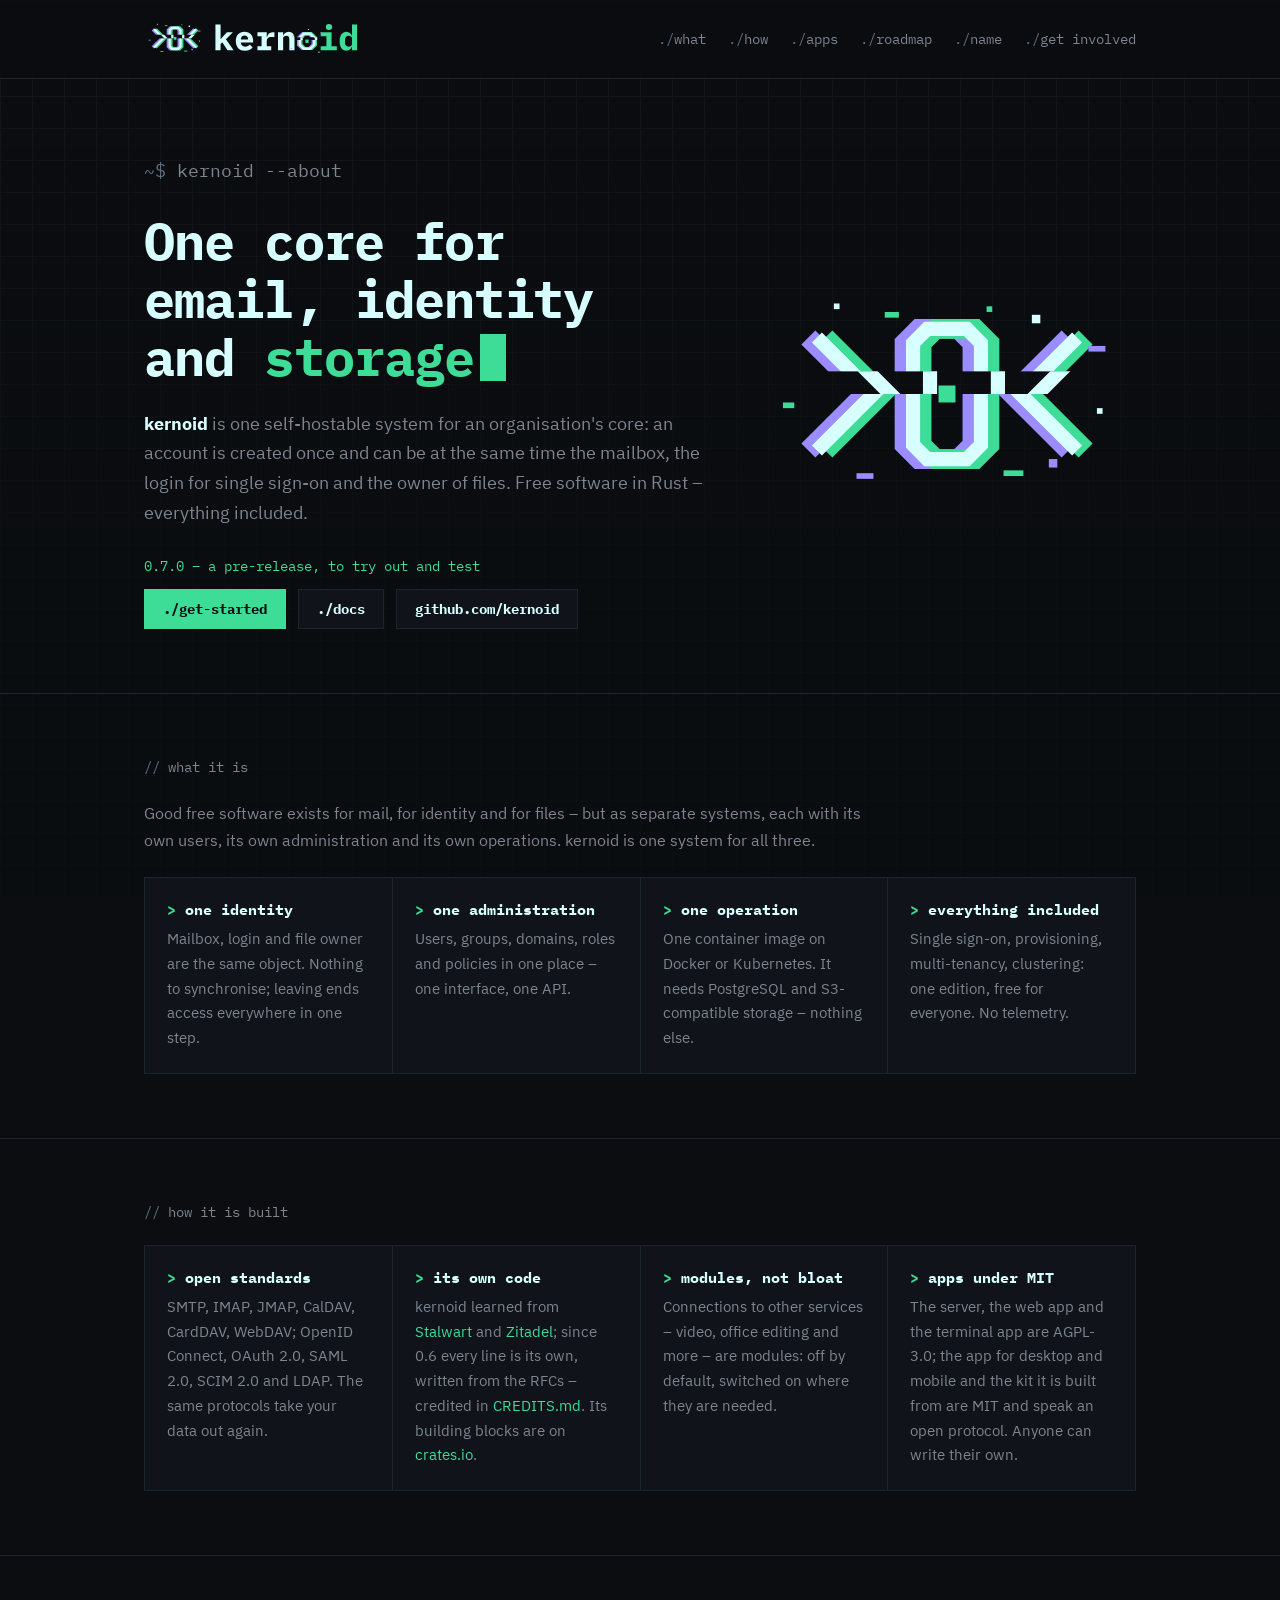
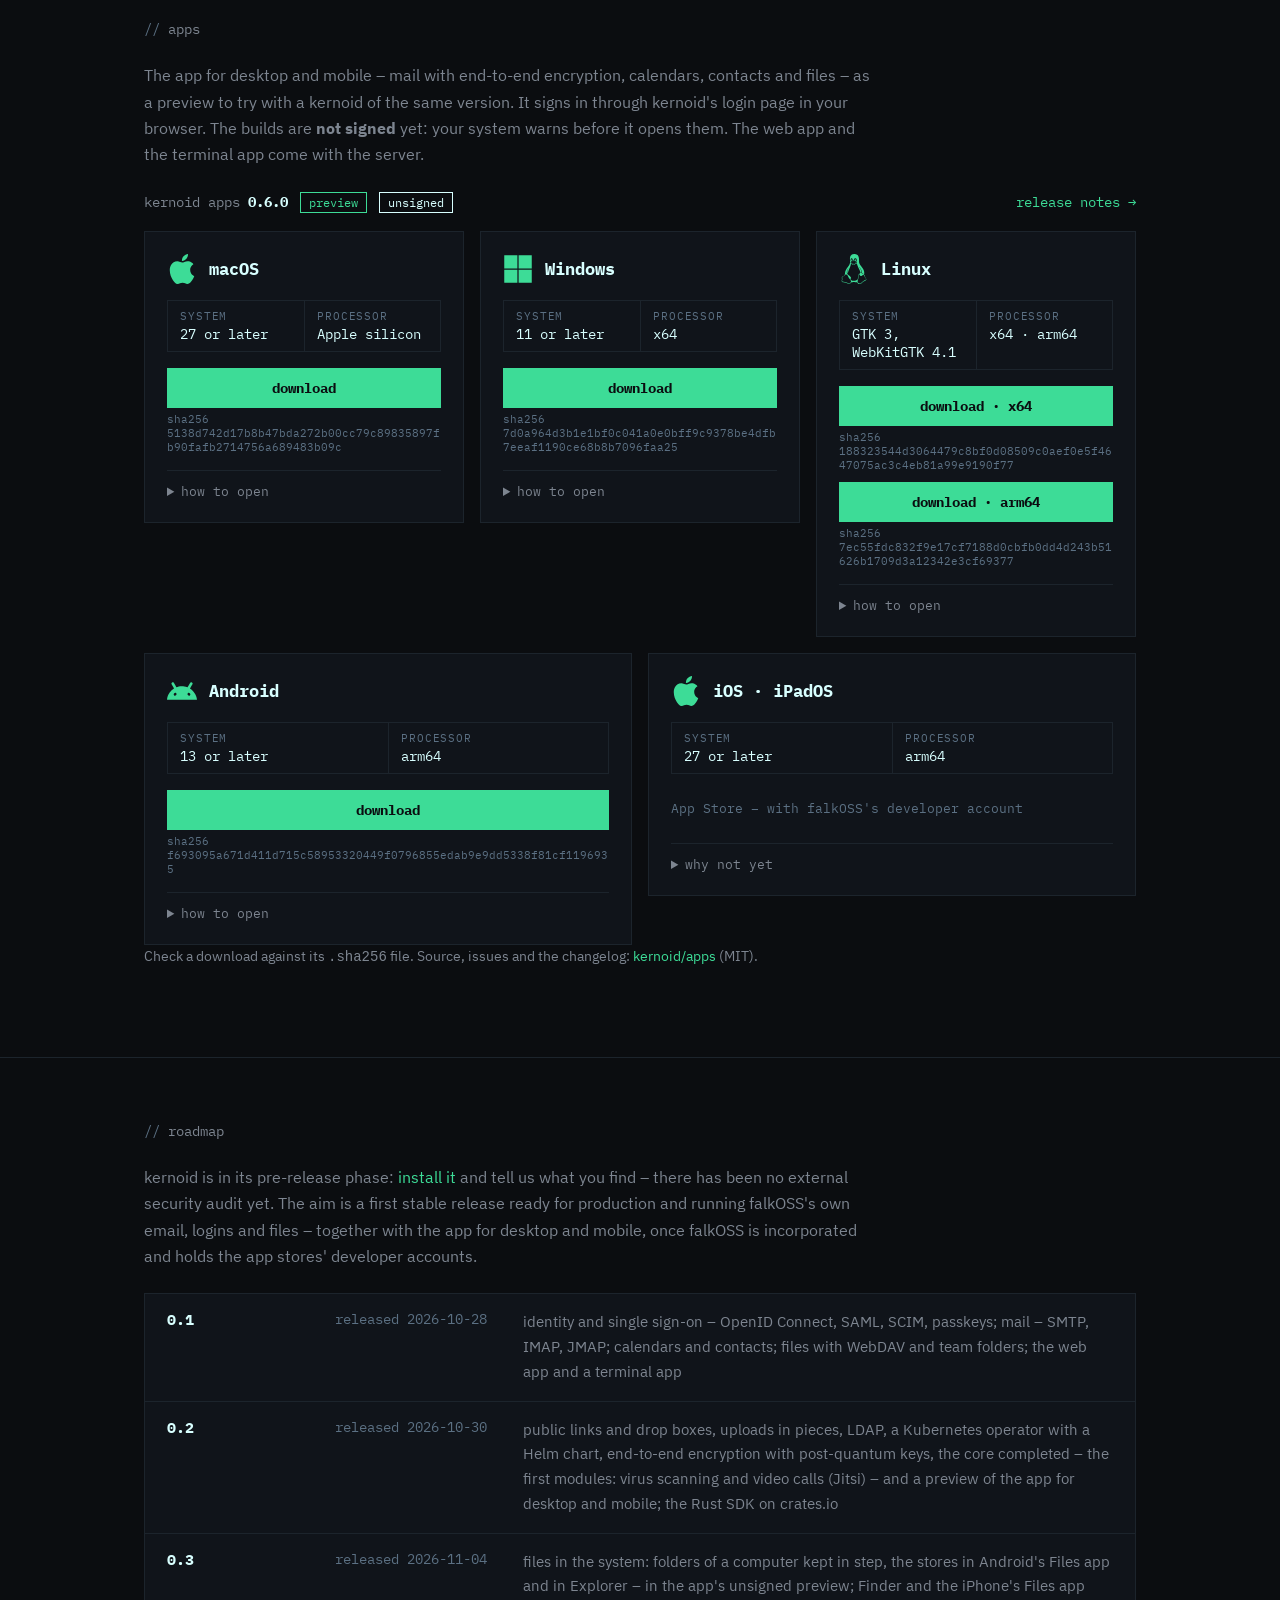
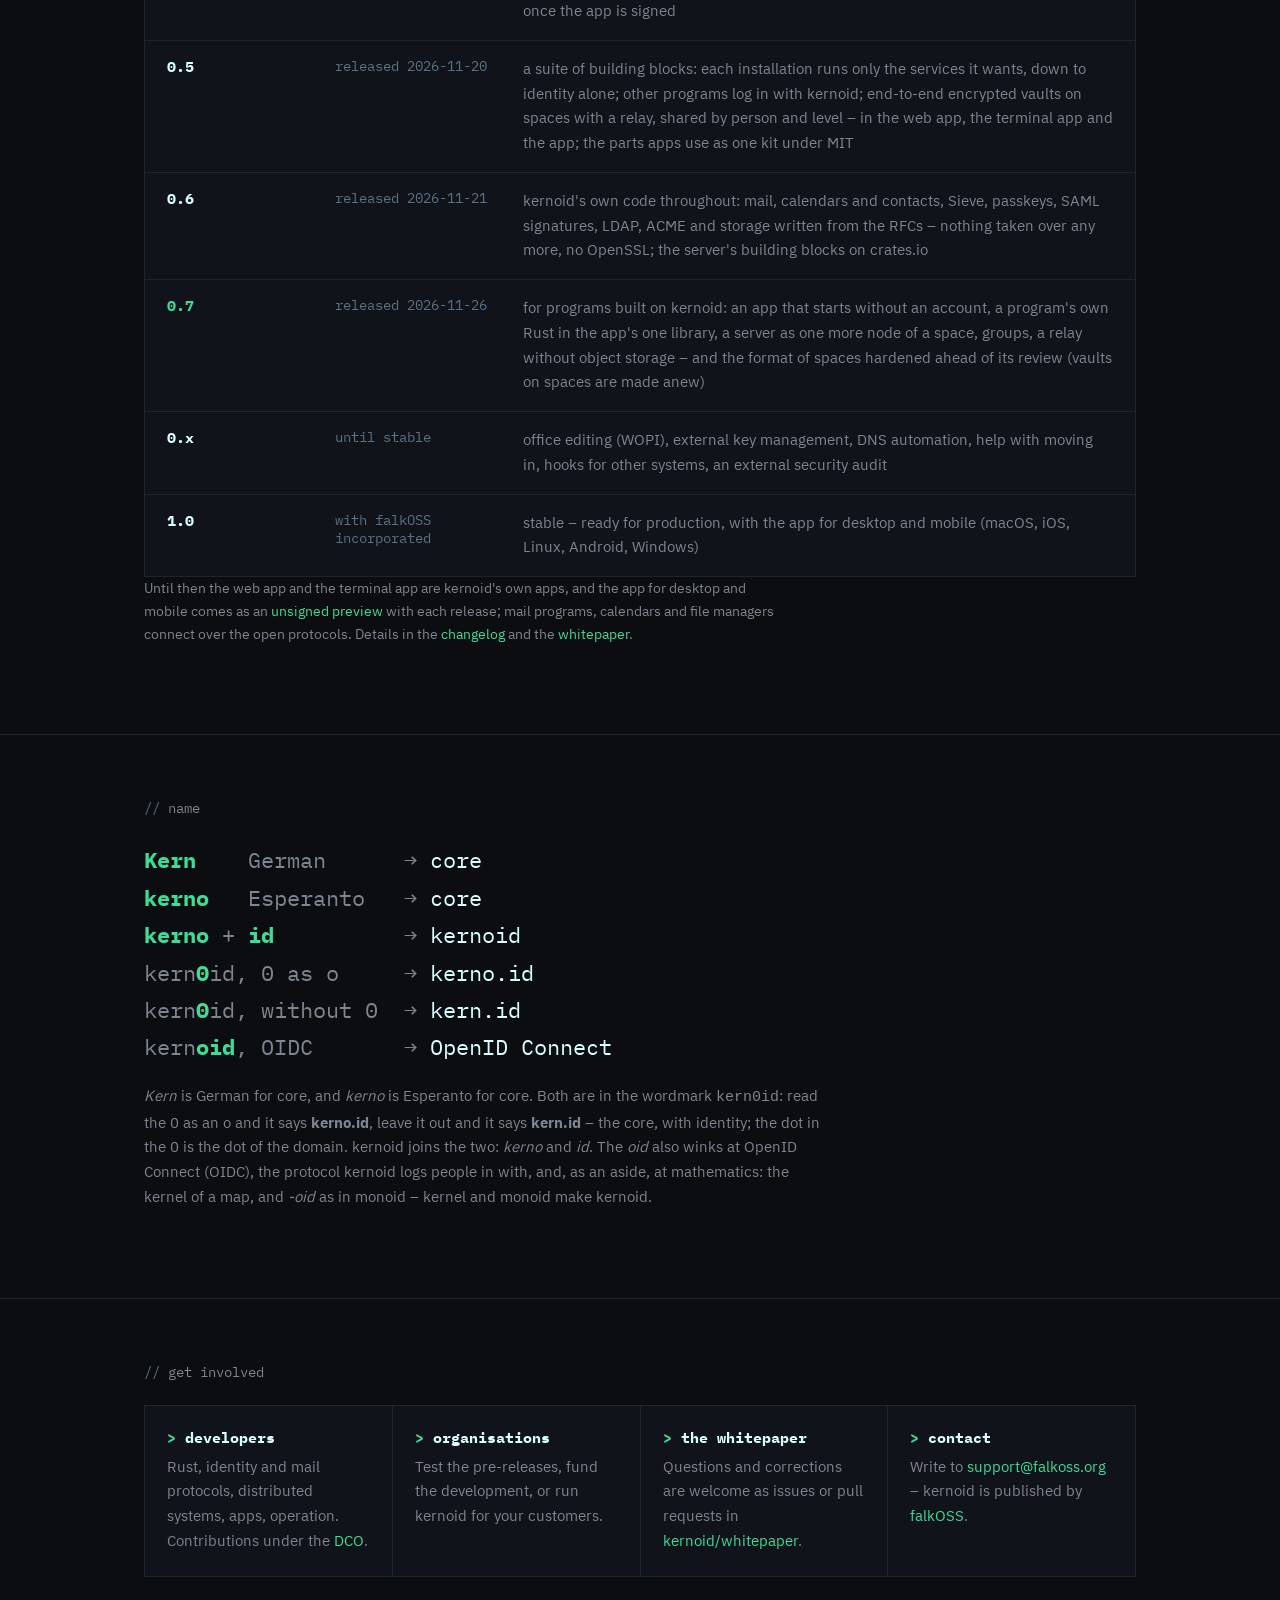
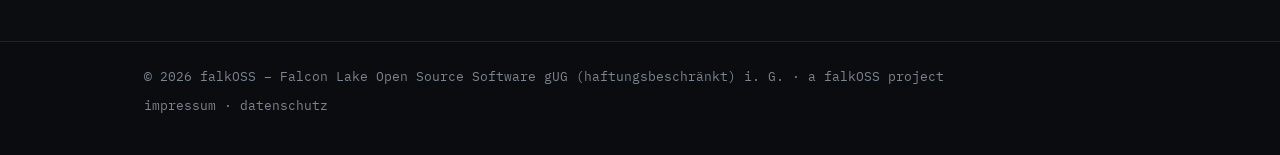
<file: index.html>
<!doctype html>
<html lang="en">
<head>
  <meta charset="utf-8">
  <meta name="viewport" content="width=device-width, initial-scale=1">
  <title>kernoid – one core for email, identity and storage</title>
  <meta name="description" content="kernoid is free software in Rust: one self-hostable system for email, identity and storage. A falkOSS project, in its pre-release phase.">
  <meta name="theme-color" content="#0B0D10">
  <meta property="og:type" content="website">
  <meta property="og:site_name" content="kernoid">
  <meta property="og:title" content="kernoid – one core for email, identity and storage">
  <meta property="og:description" content="One self-hostable system for email, identity and storage – free software in Rust, everything included.">
  <meta property="og:image" content="social.png">
  <meta property="og:image:width" content="1280">
  <meta property="og:image:height" content="640">
  <meta name="twitter:card" content="summary_large_image">
  <link rel="icon" href="favicon.ico" sizes="any">
  <link rel="icon" href="favicon.svg" type="image/svg+xml">
  <link rel="apple-touch-icon" href="apple-touch-icon.png">
  <link rel="manifest" href="site.webmanifest">
  <link rel="stylesheet" href="style.css">
</head>
<body>
  <header>
    <div class="wrap">
      <a href="./" aria-label="kernoid home"><img src="assets/kernoid-lockup-on-dark.svg" alt="kernoid"></a>
      <nav>
        <a href="#what">what</a>
        <a href="#how">how</a>
        <a href="#apps">apps</a>
        <a href="#roadmap">roadmap</a>
        <a href="#name">name</a>
        <a href="#involved">get involved</a>
      </nav>
    </div>
  </header>

  <main>
    <div class="hero">
      <div class="wrap">
        <div>
          <p class="prompt"><b>~$</b> kernoid --about</p>
          <h1>One core for email, identity and <span class="mint">storage</span></h1>
          <p><strong>kernoid</strong> is one self-hostable system for an organisation's core: an account is created
            once and can be at the same time the mailbox, the login for single sign-on and the owner of files. Free
            software in Rust – everything included.</p>
          <p class="status"><span data-kernoid-version>0.7.0</span> – a pre-release, to try out and test</p>
          <div class="buttons">
            <a class="button primary" href="https://kernoid.dev/getting-started/">./get-started</a>
            <a class="button" href="https://kernoid.dev">./docs</a>
            <a class="button" href="https://github.com/kernoid/kernoid">github.com/kernoid</a>
          </div>
        </div>
        <img class="mark" src="assets/kernoid-mark-on-dark.svg" alt="" width="340" height="198">
      </div>
    </div>

    <section id="what">
      <div class="wrap">
        <h2>what it is</h2>
        <p>Good free software exists for mail, for identity and for files – but as separate systems, each with its
          own users, its own administration and its own operations. kernoid is one system for all three.</p>
        <div class="grid">
          <div class="cell"><h3>one identity</h3><p>Mailbox, login and file owner are the same object. Nothing to synchronise; leaving ends access everywhere in one step.</p></div>
          <div class="cell"><h3>one administration</h3><p>Users, groups, domains, roles and policies in one place – one interface, one API.</p></div>
          <div class="cell"><h3>one operation</h3><p>One container image on Docker or Kubernetes. It needs PostgreSQL and S3-compatible storage – nothing else.</p></div>
          <div class="cell"><h3>everything included</h3><p>Single sign-on, provisioning, multi-tenancy, clustering: one edition, free for everyone. No telemetry.</p></div>
        </div>
      </div>
    </section>

    <section id="how">
      <div class="wrap">
        <h2>how it is built</h2>
        <div class="grid">
          <div class="cell"><h3>open standards</h3><p>SMTP, IMAP, JMAP, CalDAV, CardDAV, WebDAV; OpenID Connect, OAuth 2.0, SAML 2.0, SCIM 2.0 and LDAP. The same protocols take your data out again.</p></div>
          <div class="cell"><h3>its own code</h3><p>kernoid learned from <a href="https://github.com/stalwartlabs/stalwart">Stalwart</a> and <a href="https://github.com/zitadel/zitadel">Zitadel</a>; since 0.6 every line is its own, written from the RFCs – credited in <a href="https://github.com/kernoid/kernoid/blob/main/CREDITS.md">CREDITS.md</a>. Its building blocks are on <a href="https://crates.io/crates/kernoid-server">crates.io</a>.</p></div>
          <div class="cell"><h3>modules, not bloat</h3><p>Connections to other services – video, office editing and more – are modules: off by default, switched on where they are needed.</p></div>
          <div class="cell"><h3>apps under MIT</h3><p>The server, the web app and the terminal app are AGPL-3.0; the app for desktop and mobile and the kit it is built from are MIT and speak an open protocol. Anyone can write their own.</p></div>
        </div>
      </div>
    </section>

    <section id="apps">
      <div class="wrap">
        <h2>apps</h2>
        <p>The app for desktop and mobile – mail with end-to-end encryption, calendars, contacts and files – as a
          preview to try with a kernoid of the same version. It signs in through kernoid's login page in your browser.
          The builds are <strong>not signed</strong> yet: your system warns before it opens them. The web app and the
          terminal app come with the server.</p>

        <p class="release-bar" data-release>
          <span class="release-name">kernoid apps <strong data-version>–</strong></span>
          <span class="badge">preview</span> <span class="badge warn">unsigned</span>
          <a data-page href="https://github.com/kernoid/apps/releases">release notes →</a>
        </p>

        <div class="platforms">
          <article class="platform">
            <div class="platform-head"><span class="os-icon" style="--icon: url(assets/icons/apple.svg)"></span><h3>macOS</h3></div>
            <dl class="specs"><div><dt>system</dt><dd>27 or later</dd></div><div><dt>processor</dt><dd>Apple silicon</dd></div></dl>
            <div class="get" data-get="macos"><span class="soon">build pending</span></div>
            <details><summary>how to open</summary>
              <p>macOS blocks an unsigned app from the browser. Open the zip, move <b>kernoid</b> to Applications, open
                it once, then <em>System Settings → Privacy &amp; Security → Open Anyway</em> – or fetch it in the
                Terminal, which is not blocked:</p>
              <pre class="snippet"><code data-install="macos">curl -fLO &lt;download URL&gt;
shasum -a 256 -c &lt;file&gt;.sha256
ditto -x -k &lt;file&gt; /Applications</code></pre>
            </details>
          </article>
          <article class="platform">
            <div class="platform-head"><span class="os-icon" style="--icon: url(assets/icons/windows.svg)"></span><h3>Windows</h3></div>
            <dl class="specs"><div><dt>system</dt><dd>11 or later</dd></div><div><dt>processor</dt><dd>x64</dd></div></dl>
            <div class="get" data-get="windows"><span class="soon">build pending</span></div>
            <details><summary>how to open</summary>
              <p>Unpack the zip anywhere and start <b>kernoid.exe</b>. SmartScreen warns about an unknown publisher:
                <em>More info → Run anyway</em>.</p>
            </details>
          </article>
          <article class="platform">
            <div class="platform-head"><span class="os-icon" style="--icon: url(assets/icons/linux.svg)"></span><h3>Linux</h3></div>
            <dl class="specs"><div><dt>system</dt><dd>GTK 3, WebKitGTK 4.1</dd></div><div><dt>processor</dt><dd>x64 · arm64</dd></div></dl>
            <div class="get" data-get="linux-x64 linux-arm64"><span class="soon">build pending</span></div>
            <details><summary>how to open</summary>
              <p>Unpack and start <b>kernoid</b> in the folder. It needs GTK 3, libsecret and WebKitGTK 4.1 – on Debian
                and Ubuntu:</p>
              <pre class="snippet"><code>sudo apt install libgtk-3-0 libsecret-1-0 libwebkit2gtk-4.1-0</code></pre>
            </details>
          </article>
          <article class="platform mobile">
            <div class="platform-head"><span class="os-icon" style="--icon: url(assets/icons/android.svg)"></span><h3>Android</h3></div>
            <dl class="specs"><div><dt>system</dt><dd>13 or later</dd></div><div><dt>processor</dt><dd>arm64</dd></div></dl>
            <div class="get" data-get="android"><span class="soon">build pending</span></div>
            <details><summary>how to open</summary>
              <p>Open the APK and allow installing from your browser. It is signed with a throwaway key: to update,
                remove the app first.</p>
            </details>
          </article>
          <article class="platform mobile">
            <div class="platform-head"><span class="os-icon" style="--icon: url(assets/icons/apple.svg)"></span><h3>iOS · iPadOS</h3></div>
            <dl class="specs"><div><dt>system</dt><dd>27 or later</dd></div><div><dt>processor</dt><dd>arm64</dd></div></dl>
            <div class="get"><span class="soon">App Store – with falkOSS's developer account</span></div>
            <details><summary>why not yet</summary>
              <p>An iPhone or iPad installs only signed apps, so iOS comes with the App Store once falkOSS holds the
                developer account.</p>
            </details>
          </article>
        </div>
        <p class="note">Check a download against its <code>.sha256</code> file. Source, issues and the changelog:
          <a href="https://github.com/kernoid/apps">kernoid/apps</a> (MIT).</p>
      </div>
    </section>

    <section id="roadmap">
      <div class="wrap">
        <h2>roadmap</h2>
        <p>kernoid is in its pre-release phase: <a href="https://kernoid.dev/getting-started/">install it</a> and tell us what you find – there has been no external security audit yet. The aim is a first stable release ready for production and running falkOSS's own email, logins and files – together with the app for desktop and mobile, once falkOSS is incorporated and holds the app stores' developer accounts.</p>
        <ol class="steps">
          <li><span class="name">0.1</span><span class="when">released 2026-10-28</span><span class="what">identity and single sign-on – OpenID Connect, SAML, SCIM, passkeys; mail – SMTP, IMAP, JMAP; calendars and contacts; files with WebDAV and team folders; the web app and a terminal app</span></li>
          <li><span class="name">0.2</span><span class="when">released 2026-10-30</span><span class="what">public links and drop boxes, uploads in pieces, LDAP, a Kubernetes operator with a Helm chart, end-to-end encryption with post-quantum keys, the core completed – the first modules: virus scanning and video calls (Jitsi) – and a preview of the app for desktop and mobile; the Rust SDK on crates.io</span></li>
          <li><span class="name">0.3</span><span class="when">released 2026-11-04</span><span class="what">files in the system: folders of a computer kept in step, the stores in Android's Files app and in Explorer – in the app's unsigned preview; Finder and the iPhone's Files app once the app is signed</span></li>
          <li><span class="name">0.5</span><span class="when">released 2026-11-20</span><span class="what">a suite of building blocks: each installation runs only the services it wants, down to identity alone; other programs log in with kernoid; end-to-end encrypted vaults on spaces with a relay, shared by person and level – in the web app, the terminal app and the app; the parts apps use as one kit under MIT</span></li>
          <li><span class="name">0.6</span><span class="when">released 2026-11-21</span><span class="what">kernoid's own code throughout: mail, calendars and contacts, Sieve, passkeys, SAML signatures, LDAP, ACME and storage written from the RFCs – nothing taken over any more, no OpenSSL; the server's building blocks on crates.io</span></li>
          <li class="now"><span class="name">0.7</span><span class="when">released 2026-11-26</span><span class="what">for programs built on kernoid: an app that starts without an account, a program's own Rust in the app's one library, a server as one more node of a space, groups, a relay without object storage – and the format of spaces hardened ahead of its review (vaults on spaces are made anew)</span></li>
          <li><span class="name">0.x</span><span class="when">until stable</span><span class="what">office editing (WOPI), external key management, DNS automation, help with moving in, hooks for other systems, an external security audit</span></li>
          <li><span class="name">1.0</span><span class="when">with falkOSS incorporated</span><span class="what">stable – ready for production, with the app for desktop and mobile (macOS, iOS, Linux, Android, Windows)</span></li>
        </ol>
        <p class="note">Until then the web app and the terminal app are kernoid's own apps, and the app for desktop and mobile comes as an <a href="#apps">unsigned preview</a> with each release; mail programs, calendars and file managers connect over the open protocols. Details in the <a href="https://github.com/kernoid/kernoid/blob/main/CHANGELOG.md">changelog</a> and the <a href="https://github.com/kernoid/whitepaper">whitepaper</a>.</p>
      </div>
    </section>

    <section id="name">
      <div class="wrap">
        <h2>name</h2>
<pre class="story"><b>Kern</b>    German      → <i>core</i>
<b>kerno</b>   Esperanto   → <i>core</i>
<b>kerno</b> + <b>id</b>          → <i>kernoid</i>
kern<b>0</b>id, 0 as o     → <i>kerno.id</i>
kern<b>0</b>id, without 0  → <i>kern.id</i>
kern<b>oid</b>, OIDC       → <i>OpenID Connect</i></pre>
        <p class="small"><em>Kern</em> is German for core, and <em>kerno</em> is Esperanto for core. Both are in the wordmark <code>kern0id</code>: read the 0 as an o and it says <strong>kerno.id</strong>, leave it out and it says <strong>kern.id</strong> – the core, with identity; the dot in the 0 is the dot of the domain. kernoid joins the two: <em>kerno</em> and <em>id</em>. The <em>oid</em> also winks at OpenID Connect (OIDC), the protocol kernoid logs people in with, and, as an aside, at mathematics: the kernel of a map, and <em>-oid</em> as in monoid – kernel and monoid make kernoid.</p>
      </div>
    </section>

    <section id="involved">
      <div class="wrap">
        <h2>get involved</h2>
        <div class="grid">
          <div class="cell"><h3>developers</h3><p>Rust, identity and mail protocols, distributed systems, apps, operation. Contributions under the <a href="https://developercertificate.org">DCO</a>.</p></div>
          <div class="cell"><h3>organisations</h3><p>Test the pre-releases, fund the development, or run kernoid for your customers.</p></div>
          <div class="cell"><h3>the whitepaper</h3><p>Questions and corrections are welcome as issues or pull requests in <a href="https://github.com/kernoid/whitepaper">kernoid/whitepaper</a>.</p></div>
          <div class="cell"><h3>contact</h3><p>Write to <a href="mailto:support@falkoss.org">support@falkoss.org</a> – kernoid is published by <a href="https://falkoss.org">falkOSS</a>.</p></div>
        </div>
      </div>
    </section>
  </main>

  <footer>
    <div class="wrap">
      <span>© 2026 falkOSS – Falcon Lake Open Source Software gUG (haftungsbeschränkt) i. G. · <a href="https://falkoss.org">a falkOSS project</a></span>
      <span><a href="https://falkoss.org/impressum.html">impressum</a> · <a href="https://falkoss.org/datenschutz.html">datenschutz</a></span>
    </div>
  </footer>
  <script src="download.js" defer></script>
</body>
</html>
</file>
<file: style.css>
/* SPDX-License-Identifier: AGPL-3.0-or-later */
/* kernoid – one page. Terminal look with one fault in it: near-black, glitch white, mint as the one accent,
   straight edges. Colours from kernoid/brand/README.md; fonts self-hosted, nothing loaded from elsewhere. */
@font-face { font-family: "Plex Mono"; src: url("assets/fonts/IBMPlexMono-Regular.ttf") format("truetype"); font-weight: 400; font-display: swap; }
@font-face { font-family: "Plex Mono"; src: url("assets/fonts/IBMPlexMono-Bold.ttf") format("truetype"); font-weight: 700; font-display: swap; }
@font-face { font-family: "Plex Sans"; src: url("assets/fonts/IBMPlexSans-Regular.ttf") format("truetype"); font-weight: 400; font-display: swap; }
@font-face { font-family: "Plex Sans"; src: url("assets/fonts/IBMPlexSans-Bold.ttf") format("truetype"); font-weight: 700; font-display: swap; }

:root {
  --night: #0B0D10;
  --panel: #10141A;
  --white: #D8FFFF;
  --mint: #3DDC97;
  --steel: #5B7083;
  --reed: #7D8590;
  --line: #1C242C;
  --mono: "Plex Mono", ui-monospace, "SF Mono", Menlo, Consolas, "Liberation Mono", monospace;
  --sans: "Plex Sans", -apple-system, BlinkMacSystemFont, "Segoe UI", Roboto, Arial, sans-serif;
}

* { box-sizing: border-box; }
html { scroll-behavior: smooth; }
body {
  margin: 0;
  color: var(--white);
  font: 16px/1.65 var(--sans);
  -webkit-font-smoothing: antialiased;
  /* a faint 32 px grid, as in the social preview */
  background:
    linear-gradient(var(--line) 1px, transparent 1px) 0 0 / 32px 32px,
    linear-gradient(90deg, var(--line) 1px, transparent 1px) 0 0 / 32px 32px,
    var(--night);
  background-attachment: fixed;
}
body::before {
  /* fade the grid out below the fold so text stays calm */
  content: ""; position: fixed; inset: 0; pointer-events: none;
  background: linear-gradient(to bottom, rgba(11, 13, 16, 0.5), rgba(11, 13, 16, 0.92) 60%);
}
main, header, footer { position: relative; }
a { color: var(--mint); text-decoration: none; }
a:hover { text-decoration: underline; text-underline-offset: 3px; }
::selection { background: var(--mint); color: var(--night); }
.wrap { max-width: 1040px; margin: 0 auto; padding: 0 24px; }
.dim { color: var(--reed); }
.mint { color: var(--mint); }

/* header */
header { padding: 22px 0; border-bottom: 1px solid var(--line); background: rgba(11, 13, 16, 0.85); }
header .wrap { display: flex; align-items: center; justify-content: space-between; gap: 24px; }
header img { height: 34px; display: block; }
nav { display: flex; gap: 22px; font: 14px var(--mono); }
nav a { color: var(--reed); }
nav a::before { content: "./"; color: var(--steel); }
nav a:hover { color: var(--white); text-decoration: none; }

/* hero */
.hero { padding: 80px 0 64px; }
.hero .wrap { display: grid; grid-template-columns: 1.5fr 1fr; gap: 48px; align-items: center; }
.prompt { font: 15px var(--mono); color: var(--reed); margin: 0 0 18px; }
.prompt b { color: var(--steel); font-weight: 400; }
.hero .status { font: 14px var(--mono); color: var(--mint); margin: 0 0 14px; }
.hero h1 { font: 700 clamp(32px, 5vw, 52px)/1.12 var(--mono); margin: 0 0 22px; letter-spacing: -0.02em; }
.hero h1 .mint::after {
  content: ""; display: inline-block; width: 0.5em; height: 0.9em; margin-left: 0.12em; vertical-align: -0.08em;
  background: var(--mint); animation: blink 1.1s steps(1) infinite;
}
@keyframes blink { 50% { opacity: 0; } }
@media (prefers-reduced-motion: reduce) { .hero h1 .mint::after { animation: none; } }
.hero p { color: var(--reed); font-size: 18px; margin: 0 0 30px; max-width: 36em; }
.hero p strong { color: var(--white); font-weight: 700; }
.hero .mark { width: 100%; max-width: 340px; justify-self: center; }
.buttons { display: flex; flex-wrap: wrap; gap: 12px; }
.button { display: inline-block; padding: 10px 18px; border: 1px solid var(--line); font: 700 14px var(--mono); color: var(--white); background: var(--panel); }
.button.primary { background: var(--mint); border-color: var(--mint); color: var(--night); }
.button:hover { text-decoration: none; border-color: var(--mint); }

/* sections */
section { padding: 64px 0; border-top: 1px solid var(--line); }
section h2 { font: 400 14px var(--mono); color: var(--reed); margin: 0 0 24px; }
section h2::before { content: "// "; color: var(--steel); }
section > .wrap > p { color: var(--reed); max-width: 46em; margin: 0 0 24px; }
.grid { display: grid; grid-template-columns: repeat(auto-fit, minmax(230px, 1fr)); gap: 1px; background: var(--line); border: 1px solid var(--line); }
.cell { background: var(--panel); padding: 22px; }
.cell h3 { margin: 0 0 8px; font: 700 15px var(--mono); color: var(--white); }
.cell h3::before { content: "> "; color: var(--mint); }
.cell p { margin: 0; color: var(--reed); font-size: 15px; }

/* roadmap */
.steps { list-style: none; margin: 0; padding: 0; border: 1px solid var(--line); }
.steps li { display: grid; grid-template-columns: 150px 170px 1fr; gap: 18px; padding: 16px 22px; background: var(--panel); }
.steps li + li { border-top: 1px solid var(--line); }
.steps .name { font: 700 15px var(--mono); }
.steps .when { font: 14px var(--mono); color: var(--steel); }
.steps .what { color: var(--reed); font-size: 15px; }
.steps .now .name { color: var(--mint); }
.note { color: var(--reed); font-size: 14px; margin: 14px 0 0; }

/* name */
pre.story { font: clamp(15px, 2.4vw, 22px)/1.7 var(--mono); margin: 0 0 18px; color: var(--reed); white-space: pre-wrap; }
pre.story b { color: var(--mint); font-weight: 700; }
pre.story i { color: var(--white); font-style: normal; }
.small { color: var(--reed); font-size: 15px; margin: 0; max-width: 46em; }

/* footer */
footer { border-top: 1px solid var(--line); padding: 26px 0 44px; color: var(--reed); font: 13px var(--mono); background: rgba(11, 13, 16, 0.9); }
footer .wrap { display: flex; flex-wrap: wrap; justify-content: space-between; gap: 12px; }
footer a { color: var(--reed); }
footer a:hover { color: var(--white); }

/* 404 */
.legal { padding: 40px 0 72px; max-width: 760px; }
.legal h1 { font: 700 30px var(--mono); margin: 0 0 24px; }
.legal p { color: var(--reed); }

@media (max-width: 760px) {
  .hero { padding-top: 48px; }
  .hero .wrap { grid-template-columns: 1fr; }
  .hero .mark { max-width: 180px; order: -1; justify-self: start; }
  nav { display: none; }
  .steps li { grid-template-columns: 1fr; gap: 4px; }
}

/* apps: one card per system – what it needs, its downloads from apps.json, how to open the unsigned build */
section > .wrap > p.release-bar, .release-bar { max-width: none; display: flex; flex-wrap: wrap; align-items: center; gap: 10px 12px; margin: 0 0 18px; font: 14px var(--mono); }
.release-name { color: var(--reed); }
.release-name strong { color: var(--white); }
.release-bar a { margin-left: auto; }
.badge { font: 12px var(--mono); padding: 2px 8px; border: 1px solid var(--mint); color: var(--mint); }
.badge.warn { border-color: var(--white); color: var(--white); }
/* Each card on its own and as high as its content: opening one grows only that card (as omaflake's catalog) */
.platforms { display: grid; grid-template-columns: repeat(6, 1fr); gap: 16px; align-items: start; }
.platform { grid-column: span 2; background: var(--panel); border: 1px solid var(--line); padding: 22px;
  display: flex; flex-direction: column; gap: 16px; min-width: 0; transition: border-color 0.15s; }
.platform:hover { border-color: var(--steel); }
.platform:has(details[open]) { border-color: var(--mint); }
.platform.mobile { grid-column: span 3; }
.platform-head { display: flex; align-items: center; gap: 12px; }
.platform-head h3 { margin: 0; font: 700 17px var(--mono); color: var(--white); }
.os-icon { flex: none; width: 30px; height: 30px; background: var(--mint);
  -webkit-mask: var(--icon) center / contain no-repeat; mask: var(--icon) center / contain no-repeat; }
.specs { margin: 0; display: grid; grid-template-columns: 1fr 1fr; border: 1px solid var(--line); }
.specs div { padding: 8px 12px; min-width: 0; }
.specs div + div { border-left: 1px solid var(--line); }
.specs dt { font: 11px var(--mono); color: var(--steel); text-transform: uppercase; letter-spacing: .08em; }
.specs dd { margin: 2px 0 0; font: 14px var(--mono); color: var(--white); }
.get { display: grid; gap: 10px; }
.get .button { display: block; text-align: center; }
.get .soon { font: 13px var(--mono); color: var(--steel); padding: 10px 0; }
.get .sum { display: block; margin-top: 4px; font: 11px var(--mono); color: var(--steel); overflow-wrap: anywhere; }
.platform details { border-top: 1px solid var(--line); padding-top: 12px; }
.platform summary { cursor: pointer; font: 13px var(--mono); color: var(--reed); }
.platform summary:hover { color: var(--mint); }
.platform details p { margin: 12px 0 0; color: var(--reed); font-size: 14px; }
.platform em { color: var(--white); font-style: normal; }
@media (max-width: 900px) {
  .platforms { grid-template-columns: 1fr 1fr; }
  .platform, .platform.mobile { grid-column: span 1; }
  .platform:last-child { grid-column: span 2; }
}
@media (max-width: 560px) {
  .platforms { grid-template-columns: 1fr; }
  .platform:last-child { grid-column: span 1; }
}
pre.snippet { margin: 12px 0 0; padding: 12px 14px; background: var(--night); border: 1px solid var(--line); overflow-x: auto; }
pre.snippet code { font: 13px/1.6 var(--mono); color: var(--reed); white-space: pre; }
</file>
